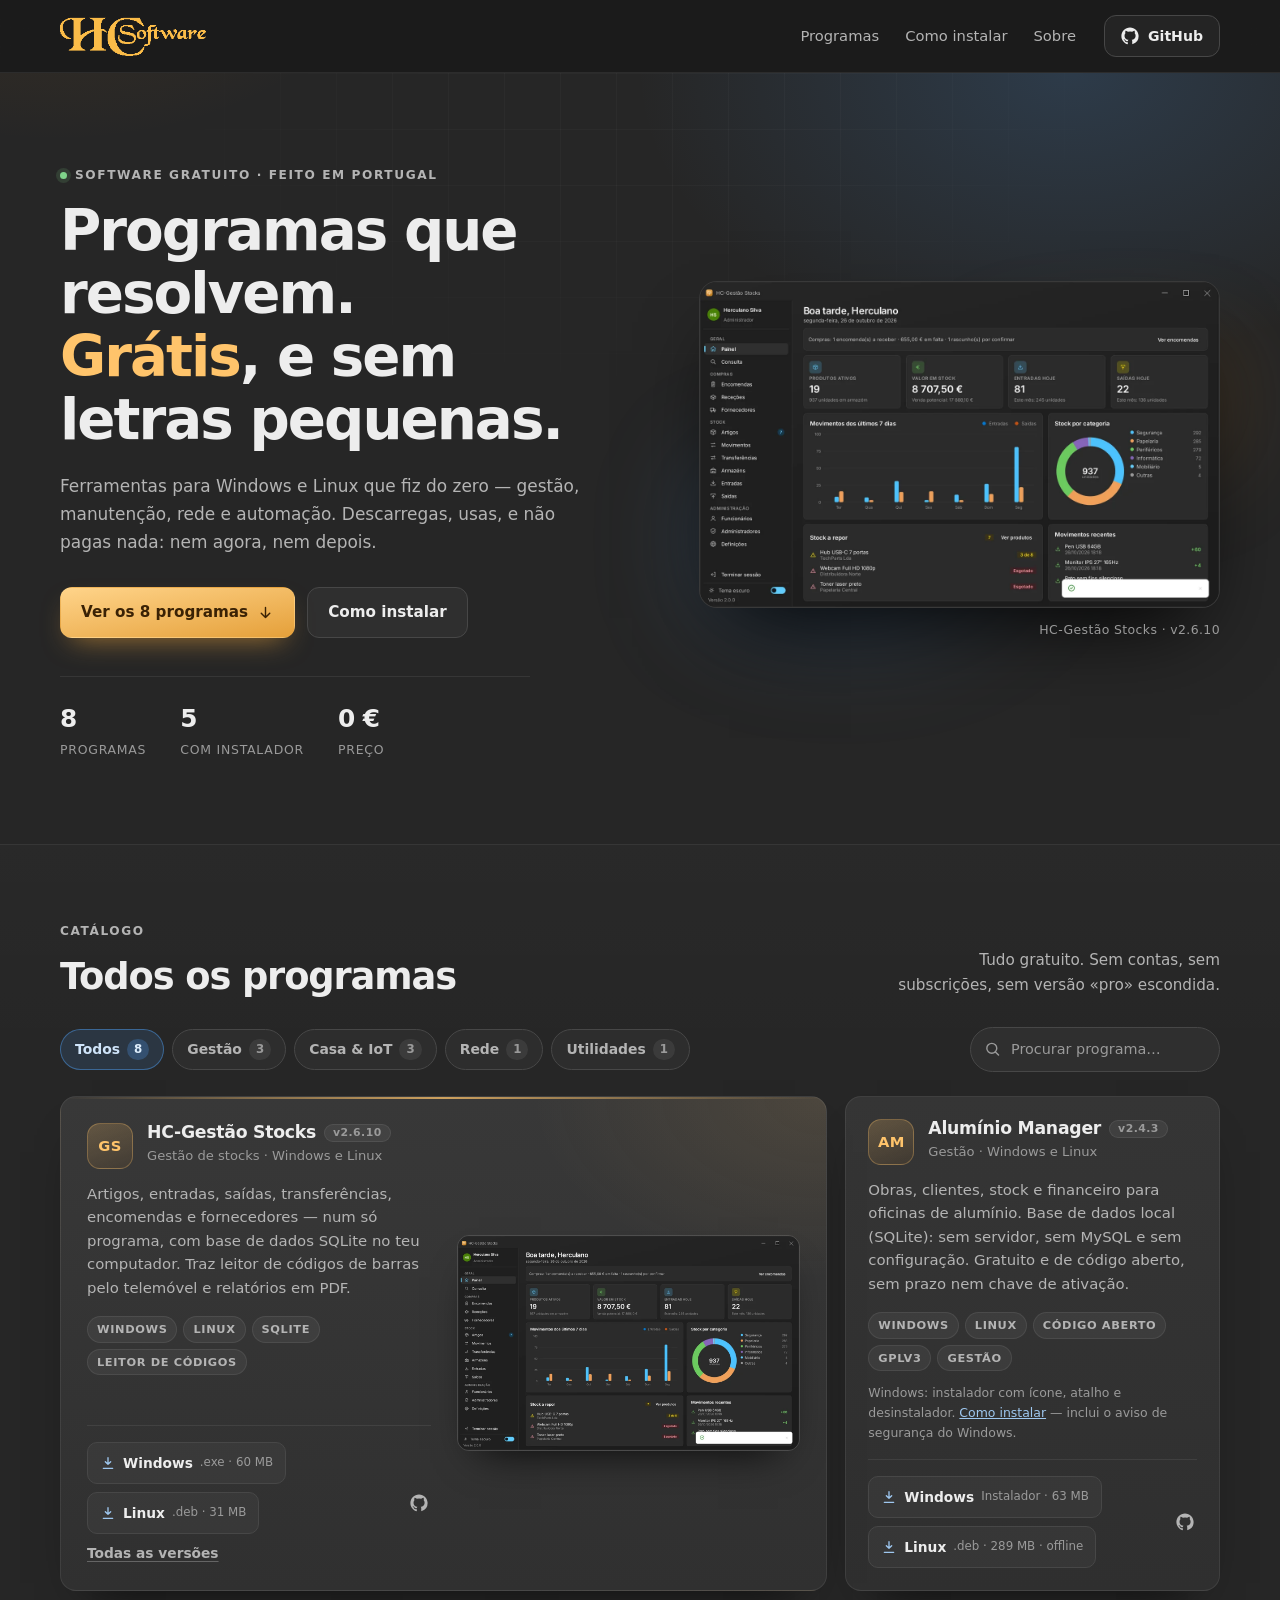
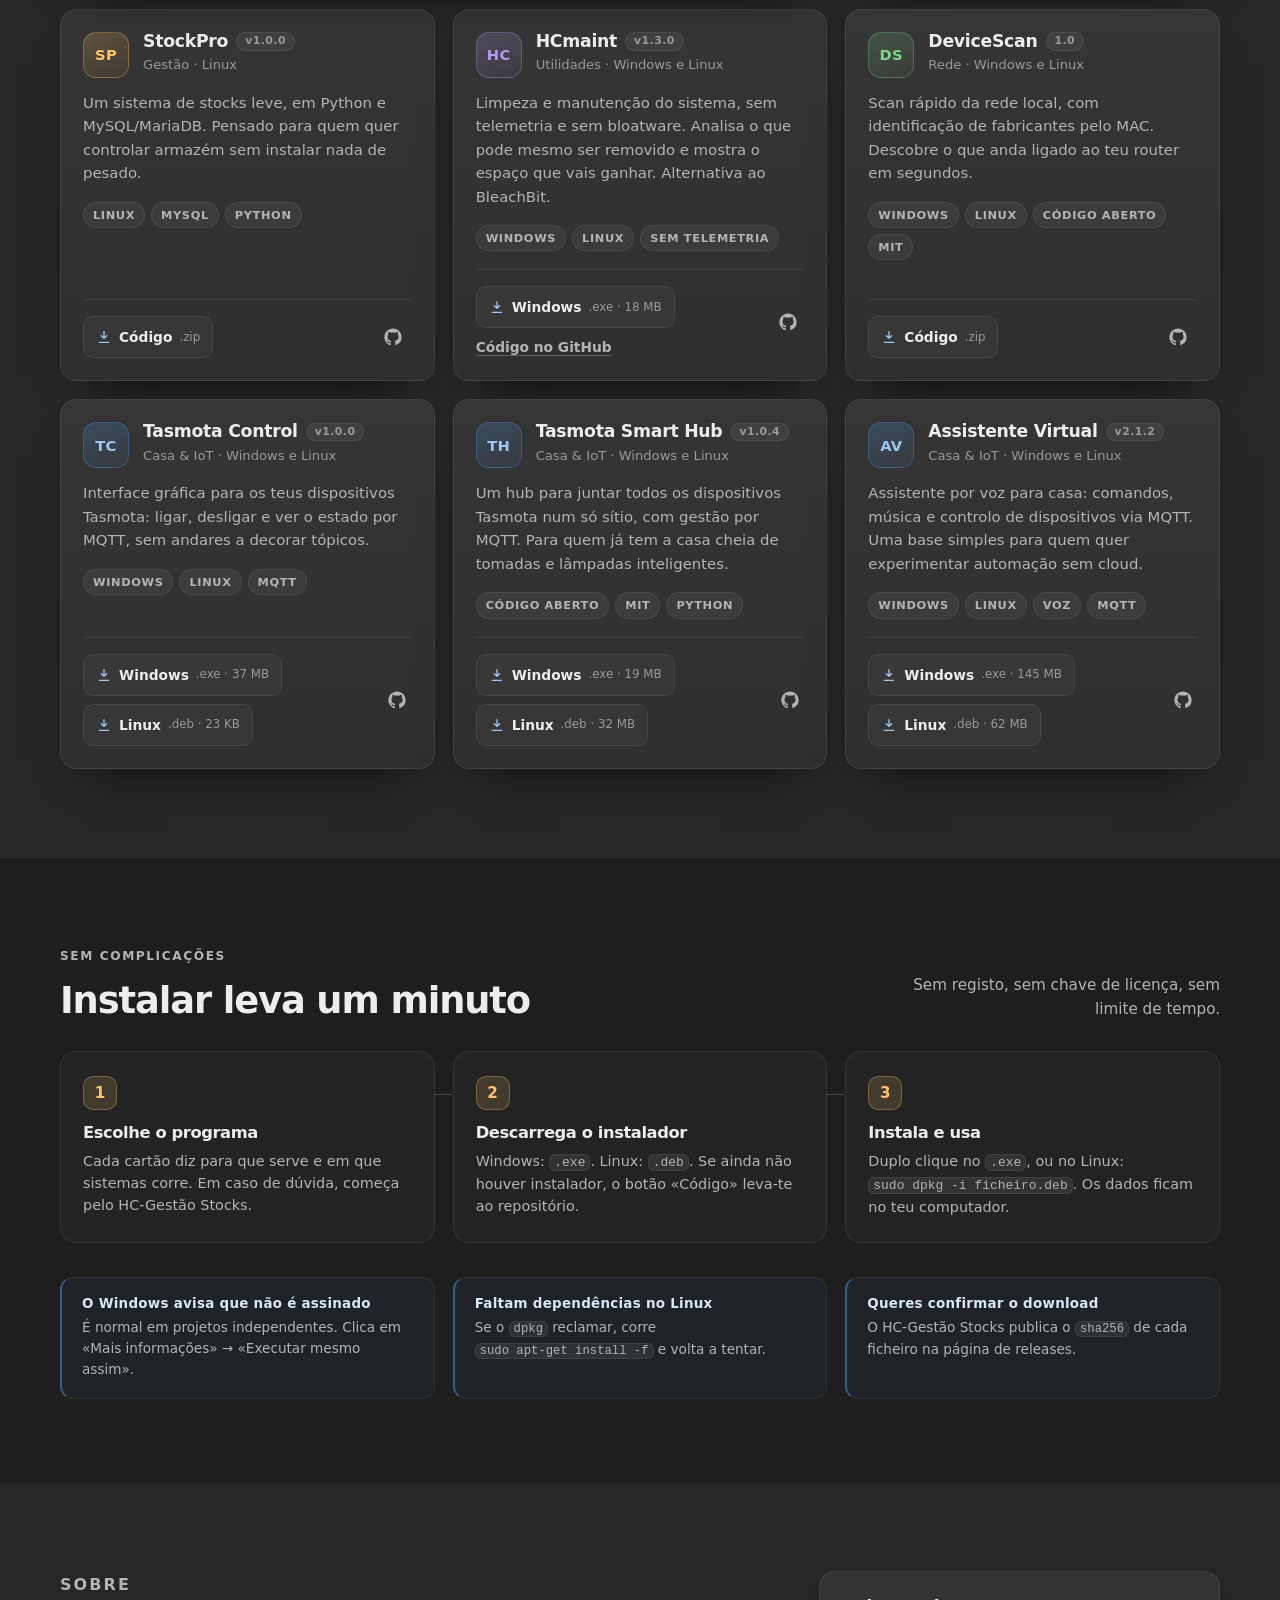
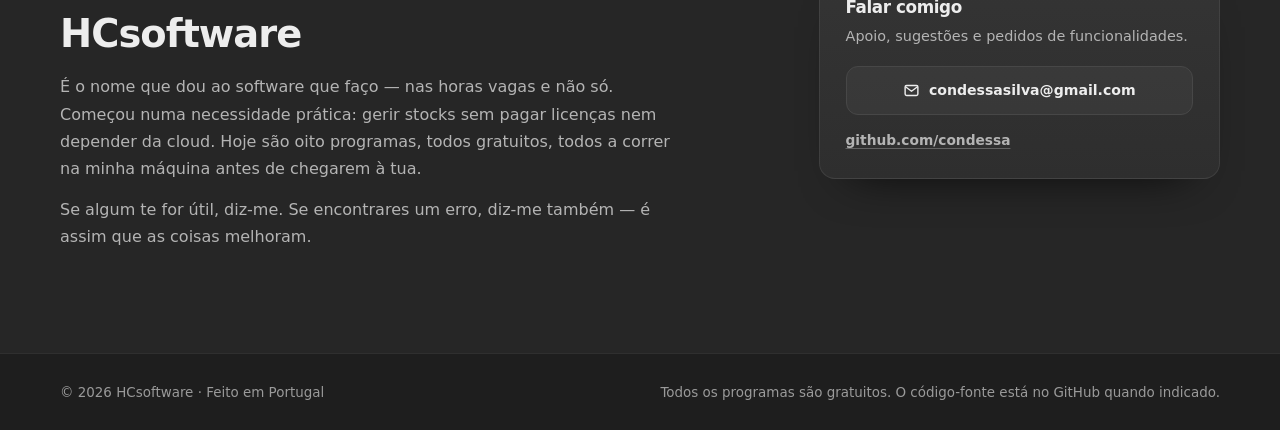
<file: index.html>
<!DOCTYPE html>
<html lang="pt-PT">
<head>
  <meta charset="utf-8">
  <meta name="viewport" content="width=device-width, initial-scale=1">
  <title>HCsoftware — programas gratuitos para Windows e Linux</title>
  <meta name="description" content="Oito programas gratuitos para Windows e Linux: gestão de stocks, manutenção do sistema, rede e automação. Download direto, sem registo e sem subscrições.">
  <meta name="author" content="HCsoftware">
  <meta name="theme-color" content="#1e1e1e">
  <meta name="color-scheme" content="dark">
  <link rel="canonical" href="https://condessa.github.io/hcsoftware/">

  <meta property="og:type" content="website">
  <meta property="og:locale" content="pt_PT">
  <meta property="og:site_name" content="HCsoftware">
  <meta property="og:title" content="HCsoftware — programas gratuitos para Windows e Linux">
  <meta property="og:description" content="Oito programas gratuitos: gestão de stocks, manutenção, rede e automação. Download direto, sem registo.">
  <meta property="og:url" content="https://condessa.github.io/hcsoftware/">
  <meta property="og:image" content="https://condessa.github.io/hcsoftware/assets/og-image.png">
  <meta property="og:image:width" content="1200">
  <meta property="og:image:height" content="630">
  <meta property="og:image:alt" content="HCsoftware — software gratuito, para todos.">
  <meta name="twitter:card" content="summary_large_image">
  <meta name="twitter:title" content="HCsoftware — programas gratuitos para Windows e Linux">
  <meta name="twitter:description" content="Oito programas gratuitos: gestão de stocks, manutenção, rede e automação.">
  <meta name="twitter:image" content="https://condessa.github.io/hcsoftware/assets/og-image.png">

  <link rel="icon" href="assets/favicon.png" sizes="64x64" type="image/png">
  <link rel="apple-touch-icon" href="assets/apple-touch-icon.png">
  <link rel="preload" as="image" href="assets/painel.webp">
  <link rel="stylesheet" href="estilo.css">

  <script type="application/ld+json">
  {
    "@context": "https://schema.org",
    "@type": "ItemList",
    "name": "Programas HCsoftware",
    "itemListElement": [
      {"@type": "ListItem", "position": 1, "name": "HC-Gestão Stocks", "url": "https://github.com/condessa/hc-gestao-stocks-releases"},
      {"@type": "ListItem", "position": 2, "name": "Alumínio Manager", "url": "https://github.com/condessa/Aluminio-Manager"},
      {"@type": "ListItem", "position": 3, "name": "StockPro", "url": "https://github.com/condessa/stockpro"},
      {"@type": "ListItem", "position": 4, "name": "HCmaint", "url": "https://github.com/condessa/hcmaint"},
      {"@type": "ListItem", "position": 5, "name": "DeviceScan", "url": "https://github.com/condessa/DeviceScan"},
      {"@type": "ListItem", "position": 6, "name": "Tasmota Control", "url": "https://github.com/condessa/tasmota-control"},
      {"@type": "ListItem", "position": 7, "name": "Tasmota Smart Hub", "url": "https://github.com/condessa/tasmota-smart-hub"},
      {"@type": "ListItem", "position": 8, "name": "Assistente Virtual", "url": "https://github.com/condessa/Assistente-Virtual"}
    ]
  }
  </script>
</head>
<body>
  <a class="saltar" href="#programas">Saltar para os programas</a>

  <header class="topo">
    <div class="envolvente topo-linha">
      <a class="marca" href="#topo" aria-label="HCsoftware — início">
        <img src="assets/logo-hcsoftware.png" alt="HCsoftware" width="270" height="78">
      </a>
      <nav class="navegacao" aria-label="Navegação principal">
        <a href="#programas">Programas</a>
        <a href="#instalar">Como instalar</a>
        <a href="#sobre">Sobre</a>
      </nav>
      <a class="botao botao-fantasma botao-github" href="https://github.com/condessa" target="_blank" rel="noopener">
        <svg viewBox="0 0 24 24" aria-hidden="true" width="18" height="18"><path fill="currentColor" d="M12 .5C5.65.5.5 5.65.5 12c0 5.08 3.29 9.39 7.86 10.91.58.11.79-.25.79-.56v-2.01c-3.2.7-3.87-1.54-3.87-1.54-.52-1.33-1.28-1.68-1.28-1.68-1.05-.72.08-.7.08-.7 1.16.08 1.77 1.19 1.77 1.19 1.03 1.77 2.7 1.26 3.36.96.1-.75.4-1.26.73-1.55-2.55-.29-5.23-1.28-5.23-5.7 0-1.26.45-2.29 1.19-3.1-.12-.29-.52-1.46.11-3.05 0 0 .97-.31 3.18 1.18a11 11 0 0 1 5.79 0c2.2-1.49 3.17-1.18 3.17-1.18.63 1.59.23 2.76.12 3.05.74.81 1.18 1.84 1.18 3.1 0 4.43-2.69 5.41-5.25 5.69.41.35.78 1.05.78 2.12v3.14c0 .31.21.68.8.56A11.5 11.5 0 0 0 23.5 12C23.5 5.65 18.35.5 12 .5Z"/></svg>
        GitHub
      </a>
    </div>
  </header>

  <main id="topo">
    <section class="hero">
      <div class="envolvente hero-grade">
        <div class="hero-texto">
          <p class="etiqueta"><span class="ponto"></span>Software gratuito · feito em Portugal</p>
          <h1>Programas que resolvem.<br><em>Grátis</em>, e sem letras pequenas.</h1>
          <p class="hero-sub">
            Ferramentas para Windows e Linux que fiz do zero — gestão, manutenção, rede e
            automação. Descarregas, usas, e não pagas nada: nem agora, nem depois.
          </p>
          <div class="hero-acoes">
            <a class="botao botao-principal" href="#programas">
              Ver os 8 programas
              <svg viewBox="0 0 24 24" aria-hidden="true" width="17" height="17"><path fill="none" stroke="currentColor" stroke-width="2" stroke-linecap="round" stroke-linejoin="round" d="M12 5v14m0 0 6-6m-6 6-6-6"/></svg>
            </a>
            <a class="botao botao-fantasma" href="#instalar">Como instalar</a>
          </div>
          <dl class="numeros">
            <div><dt>Programas</dt><dd>8</dd></div>
            <div><dt>Com instalador</dt><dd>5</dd></div>
            <div><dt>Preço</dt><dd>0 €</dd></div>
          </dl>
        </div>

        <figure class="hero-imagem">
          <img src="assets/painel.webp" width="1280" height="802" alt="Janela do HC-Gestão Stocks com o painel: produtos ativos, valor em stock, gráfico de movimentos e movimentos recentes.">
          <figcaption data-legenda-stocks>HC-Gestão Stocks · v2.6.10</figcaption>
        </figure>
      </div>
    </section>

    <section class="programas" id="programas">
      <div class="envolvente">
        <header class="secao-topo">
          <div>
            <p class="etiqueta">Catálogo</p>
            <h2>Todos os programas</h2>
          </div>
          <p class="secao-nota">Tudo gratuito. Sem contas, sem subscrições, sem versão «pro» escondida.</p>
        </header>

        <div class="filtros">
          <div class="chips" role="group" aria-label="Filtrar por categoria">
            <button class="chip ativo" type="button" data-filtro="todos">Todos <span>8</span></button>
            <button class="chip" type="button" data-filtro="gestao">Gestão <span>3</span></button>
            <button class="chip" type="button" data-filtro="iot">Casa &amp; IoT <span>3</span></button>
            <button class="chip" type="button" data-filtro="rede">Rede <span>1</span></button>
            <button class="chip" type="button" data-filtro="utilidades">Utilidades <span>1</span></button>
          </div>
          <label class="pesquisa">
            <svg viewBox="0 0 24 24" aria-hidden="true" width="17" height="17"><circle cx="11" cy="11" r="7" fill="none" stroke="currentColor" stroke-width="2"/><path d="m16.5 16.5 4 4" fill="none" stroke="currentColor" stroke-width="2" stroke-linecap="round"/></svg>
            <input id="pesquisa" type="search" placeholder="Procurar programa…" aria-label="Procurar programa" autocomplete="off">
          </label>
        </div>

        <div class="grelha" id="lista-programas">

          <article class="cartao cartao-destaque" data-categoria="gestao"
                   data-nome="hc-gestao-stocks gestão stocks armazém compras leitor códigos de barras windows linux">
            <div class="destaque-conteudo">
              <div class="cartao-topo">
                <span class="monograma m-ambar" aria-hidden="true">GS</span>
                <div>
                  <h3>HC-Gestão Stocks <span class="versao" data-versao-stocks>v2.6.10</span></h3>
                  <p class="cartao-tipo">Gestão de stocks · Windows e Linux</p>
                </div>
              </div>
              <p class="cartao-desc">
                Artigos, entradas, saídas, transferências, encomendas e fornecedores — num só
                programa, com base de dados SQLite no teu computador. Traz leitor de códigos de
                barras pelo telemóvel e relatórios em PDF.
              </p>
              <ul class="etiquetas">
                <li>Windows</li><li>Linux</li><li>SQLite</li><li>Leitor de códigos</li>
              </ul>
              <div class="cartao-acoes">
                <div class="descarregamentos">
                  <a class="botao-descarregar" data-download="windows"
                     href="https://github.com/condessa/hc-gestao-stocks-releases/releases/download/2.6.10/HC-Gestao-Stocks-Setup-2.6.10.exe">
                    <svg viewBox="0 0 24 24" aria-hidden="true" width="16" height="16"><path fill="none" stroke="currentColor" stroke-width="2" stroke-linecap="round" stroke-linejoin="round" d="M12 4v10m0 0 4-4m-4 4-4-4M5 20h14"/></svg>
                    <span>Windows</span><small>.exe · 60 MB</small>
                  </a>
                  <a class="botao-descarregar" data-download="debian"
                     href="https://github.com/condessa/hc-gestao-stocks-releases/releases/download/2.6.10/hc-gestao-stocks_2.6.10_amd64.deb">
                    <svg viewBox="0 0 24 24" aria-hidden="true" width="16" height="16"><path fill="none" stroke="currentColor" stroke-width="2" stroke-linecap="round" stroke-linejoin="round" d="M12 4v10m0 0 4-4m-4 4-4-4M5 20h14"/></svg>
                    <span>Linux</span><small>.deb · 31 MB</small>
                  </a>
                  <a class="ligacao" href="https://github.com/condessa/hc-gestao-stocks-releases/releases" target="_blank" rel="noopener">Todas as versões</a>
                </div>
                <a class="github-mini" href="https://github.com/condessa/hc-gestao-stocks-releases" target="_blank" rel="noopener" aria-label="HC-Gestão Stocks no GitHub">
                  <svg viewBox="0 0 24 24" aria-hidden="true" width="18" height="18"><path fill="currentColor" d="M12 .5C5.65.5.5 5.65.5 12c0 5.08 3.29 9.39 7.86 10.91.58.11.79-.25.79-.56v-2.01c-3.2.7-3.87-1.54-3.87-1.54-.52-1.33-1.28-1.68-1.28-1.68-1.05-.72.08-.7.08-.7 1.16.08 1.77 1.19 1.77 1.19 1.03 1.77 2.7 1.26 3.36.96.1-.75.4-1.26.73-1.55-2.55-.29-5.23-1.28-5.23-5.7 0-1.26.45-2.29 1.19-3.1-.12-.29-.52-1.46.11-3.05 0 0 .97-.31 3.18 1.18a11 11 0 0 1 5.79 0c2.2-1.49 3.17-1.18 3.17-1.18.63 1.59.23 2.76.12 3.05.74.81 1.18 1.84 1.18 3.1 0 4.43-2.69 5.41-5.25 5.69.41.35.78 1.05.78 2.12v3.14c0 .31.21.68.8.56A11.5 11.5 0 0 0 23.5 12C23.5 5.65 18.35.5 12 .5Z"/></svg>
                </a>
              </div>
            </div>
            <div class="destaque-imagem">
              <img src="assets/painel.webp" width="1280" height="802" alt="Painel do HC-Gestão Stocks" loading="lazy">
            </div>
          </article>

          <article class="cartao" data-categoria="gestao"
                   data-nome="alumínio manager alumínio oficinas obras clientes stock financeiro windows linux código aberto gpl">
            <div class="cartao-topo">
              <span class="monograma m-ambar" aria-hidden="true">AM</span>
              <div>
                <h3>Alumínio Manager <span class="versao">v2.4.3</span></h3>
                <p class="cartao-tipo">Gestão · Windows e Linux</p>
              </div>
            </div>
            <p class="cartao-desc">
              Obras, clientes, stock e financeiro para oficinas de alumínio. Base de dados
              local (SQLite): sem servidor, sem MySQL e sem configuração. Gratuito e de
              código aberto, sem prazo nem chave de ativação.
            </p>
            <ul class="etiquetas"><li>Windows</li><li>Linux</li><li>Código aberto</li><li>GPLv3</li><li>Gestão</li></ul>
            <p class="cartao-nota">Windows: instalador com ícone, atalho e desinstalador. <a href="instalar-windows.html">Como instalar</a> — inclui o aviso de segurança do Windows.</p>
            <div class="cartao-acoes">
              <div class="descarregamentos">
                <a class="botao-descarregar" href="https://github.com/condessa/Aluminio-Manager/releases/download/v2.4.3/AluminioManager-Setup-2.4.3.exe">
                  <svg viewBox="0 0 24 24" aria-hidden="true" width="16" height="16"><path fill="none" stroke="currentColor" stroke-width="2" stroke-linecap="round" stroke-linejoin="round" d="M12 4v10m0 0 4-4m-4 4-4-4M5 20h14"/></svg>
                  <span>Windows</span><small>Instalador · 63 MB</small>
                </a>
                <a class="botao-descarregar" href="https://github.com/condessa/Aluminio-Manager/releases/download/v2.4.3/aluminio-manager_2.4.3_amd64.deb">
                  <svg viewBox="0 0 24 24" aria-hidden="true" width="16" height="16"><path fill="none" stroke="currentColor" stroke-width="2" stroke-linecap="round" stroke-linejoin="round" d="M12 4v10m0 0 4-4m-4 4-4-4M5 20h14"/></svg>
                  <span>Linux</span><small>.deb · 289 MB · offline</small>
                </a>
              </div>
              <a class="github-mini" href="https://github.com/condessa/Aluminio-Manager" target="_blank" rel="noopener" aria-label="Alumínio Manager no GitHub">
                <svg viewBox="0 0 24 24" aria-hidden="true" width="18" height="18"><path fill="currentColor" d="M12 .5C5.65.5.5 5.65.5 12c0 5.08 3.29 9.39 7.86 10.91.58.11.79-.25.79-.56v-2.01c-3.2.7-3.87-1.54-3.87-1.54-.52-1.33-1.28-1.68-1.28-1.68-1.05-.72.08-.7.08-.7 1.16.08 1.77 1.19 1.77 1.19 1.03 1.77 2.7 1.26 3.36.96.1-.75.4-1.26.73-1.55-2.55-.29-5.23-1.28-5.23-5.7 0-1.26.45-2.29 1.19-3.1-.12-.29-.52-1.46.11-3.05 0 0 .97-.31 3.18 1.18a11 11 0 0 1 5.79 0c2.2-1.49 3.17-1.18 3.17-1.18.63 1.59.23 2.76.12 3.05.74.81 1.18 1.84 1.18 3.1 0 4.43-2.69 5.41-5.25 5.69.41.35.78 1.05.78 2.12v3.14c0 .31.21.68.8.56A11.5 11.5 0 0 0 23.5 12C23.5 5.65 18.35.5 12 .5Z"/></svg>
              </a>
            </div>
          </article>

          <article class="cartao" data-categoria="gestao"
                   data-nome="stockpro gestão stocks armazém mysql linux debian ubuntu">
            <div class="cartao-topo">
              <span class="monograma m-ambar" aria-hidden="true">SP</span>
              <div>
                <h3>StockPro <span class="versao">v1.0.0</span></h3>
                <p class="cartao-tipo">Gestão · Linux</p>
              </div>
            </div>
            <p class="cartao-desc">
              Um sistema de stocks leve, em Python e MySQL/MariaDB. Pensado para quem quer
              controlar armazém sem instalar nada de pesado.
            </p>
            <ul class="etiquetas"><li>Linux</li><li>MySQL</li><li>Python</li></ul>
            <div class="cartao-acoes">
              <div class="descarregamentos">
                <a class="botao-descarregar" href="https://github.com/condessa/stockpro/archive/refs/heads/main.zip">
                  <svg viewBox="0 0 24 24" aria-hidden="true" width="16" height="16"><path fill="none" stroke="currentColor" stroke-width="2" stroke-linecap="round" stroke-linejoin="round" d="M12 4v10m0 0 4-4m-4 4-4-4M5 20h14"/></svg>
                  <span>Código</span><small>.zip</small>
                </a>
              </div>
              <a class="github-mini" href="https://github.com/condessa/stockpro" target="_blank" rel="noopener" aria-label="StockPro no GitHub">
                <svg viewBox="0 0 24 24" aria-hidden="true" width="18" height="18"><path fill="currentColor" d="M12 .5C5.65.5.5 5.65.5 12c0 5.08 3.29 9.39 7.86 10.91.58.11.79-.25.79-.56v-2.01c-3.2.7-3.87-1.54-3.87-1.54-.52-1.33-1.28-1.68-1.28-1.68-1.05-.72.08-.7.08-.7 1.16.08 1.77 1.19 1.77 1.19 1.03 1.77 2.7 1.26 3.36.96.1-.75.4-1.26.73-1.55-2.55-.29-5.23-1.28-5.23-5.7 0-1.26.45-2.29 1.19-3.1-.12-.29-.52-1.46.11-3.05 0 0 .97-.31 3.18 1.18a11 11 0 0 1 5.79 0c2.2-1.49 3.17-1.18 3.17-1.18.63 1.59.23 2.76.12 3.05.74.81 1.18 1.84 1.18 3.1 0 4.43-2.69 5.41-5.25 5.69.41.35.78 1.05.78 2.12v3.14c0 .31.21.68.8.56A11.5 11.5 0 0 0 23.5 12C23.5 5.65 18.35.5 12 .5Z"/></svg>
              </a>
            </div>
          </article>

          <article class="cartao" data-categoria="utilidades"
                   data-nome="hcmaint hccleaner limpeza manutenção bleachbit cache windows linux debian">
            <div class="cartao-topo">
              <span class="monograma m-roxo" aria-hidden="true">HC</span>
              <div>
                <h3>HCmaint <span class="versao">v1.3.0</span></h3>
                <p class="cartao-tipo">Utilidades · Windows e Linux</p>
              </div>
            </div>
            <p class="cartao-desc">
              Limpeza e manutenção do sistema, sem telemetria e sem bloatware. Analisa o que
              pode mesmo ser removido e mostra o espaço que vais ganhar. Alternativa ao BleachBit.
            </p>
            <ul class="etiquetas"><li>Windows</li><li>Linux</li><li>Sem telemetria</li></ul>
            <div class="cartao-acoes">
              <div class="descarregamentos">
                <a class="botao-descarregar" href="https://github.com/condessa/hcmaint/releases/download/windows-v1.3.0-build5/HCCleaner.exe">
                  <svg viewBox="0 0 24 24" aria-hidden="true" width="16" height="16"><path fill="none" stroke="currentColor" stroke-width="2" stroke-linecap="round" stroke-linejoin="round" d="M12 4v10m0 0 4-4m-4 4-4-4M5 20h14"/></svg>
                  <span>Windows</span><small>.exe · 18 MB</small>
                </a>
                <a class="ligacao" href="https://github.com/condessa/hcmaint" target="_blank" rel="noopener">Código no GitHub</a>
              </div>
              <a class="github-mini" href="https://github.com/condessa/hcmaint" target="_blank" rel="noopener" aria-label="HCmaint no GitHub">
                <svg viewBox="0 0 24 24" aria-hidden="true" width="18" height="18"><path fill="currentColor" d="M12 .5C5.65.5.5 5.65.5 12c0 5.08 3.29 9.39 7.86 10.91.58.11.79-.25.79-.56v-2.01c-3.2.7-3.87-1.54-3.87-1.54-.52-1.33-1.28-1.68-1.28-1.68-1.05-.72.08-.7.08-.7 1.16.08 1.77 1.19 1.77 1.19 1.03 1.77 2.7 1.26 3.36.96.1-.75.4-1.26.73-1.55-2.55-.29-5.23-1.28-5.23-5.7 0-1.26.45-2.29 1.19-3.1-.12-.29-.52-1.46.11-3.05 0 0 .97-.31 3.18 1.18a11 11 0 0 1 5.79 0c2.2-1.49 3.17-1.18 3.17-1.18.63 1.59.23 2.76.12 3.05.74.81 1.18 1.84 1.18 3.1 0 4.43-2.69 5.41-5.25 5.69.41.35.78 1.05.78 2.12v3.14c0 .31.21.68.8.56A11.5 11.5 0 0 0 23.5 12C23.5 5.65 18.35.5 12 .5Z"/></svg>
              </a>
            </div>
          </article>

          <article class="cartao" data-categoria="rede"
                   data-nome="devicescan rede scanner ip fabricantes mit código aberto">
            <div class="cartao-topo">
              <span class="monograma m-verde" aria-hidden="true">DS</span>
              <div>
                <h3>DeviceScan <span class="versao">1.0</span></h3>
                <p class="cartao-tipo">Rede · Windows e Linux</p>
              </div>
            </div>
            <p class="cartao-desc">
              Scan rápido da rede local, com identificação de fabricantes pelo MAC. Descobre
              o que anda ligado ao teu router em segundos.
            </p>
            <ul class="etiquetas"><li>Windows</li><li>Linux</li><li>Código aberto</li><li>MIT</li></ul>
            <div class="cartao-acoes">
              <div class="descarregamentos">
                <a class="botao-descarregar" href="https://github.com/condessa/DeviceScan/archive/refs/heads/main.zip">
                  <svg viewBox="0 0 24 24" aria-hidden="true" width="16" height="16"><path fill="none" stroke="currentColor" stroke-width="2" stroke-linecap="round" stroke-linejoin="round" d="M12 4v10m0 0 4-4m-4 4-4-4M5 20h14"/></svg>
                  <span>Código</span><small>.zip</small>
                </a>
              </div>
              <a class="github-mini" href="https://github.com/condessa/DeviceScan" target="_blank" rel="noopener" aria-label="DeviceScan no GitHub">
                <svg viewBox="0 0 24 24" aria-hidden="true" width="18" height="18"><path fill="currentColor" d="M12 .5C5.65.5.5 5.65.5 12c0 5.08 3.29 9.39 7.86 10.91.58.11.79-.25.79-.56v-2.01c-3.2.7-3.87-1.54-3.87-1.54-.52-1.33-1.28-1.68-1.28-1.68-1.05-.72.08-.7.08-.7 1.16.08 1.77 1.19 1.77 1.19 1.03 1.77 2.7 1.26 3.36.96.1-.75.4-1.26.73-1.55-2.55-.29-5.23-1.28-5.23-5.7 0-1.26.45-2.29 1.19-3.1-.12-.29-.52-1.46.11-3.05 0 0 .97-.31 3.18 1.18a11 11 0 0 1 5.79 0c2.2-1.49 3.17-1.18 3.17-1.18.63 1.59.23 2.76.12 3.05.74.81 1.18 1.84 1.18 3.1 0 4.43-2.69 5.41-5.25 5.69.41.35.78 1.05.78 2.12v3.14c0 .31.21.68.8.56A11.5 11.5 0 0 0 23.5 12C23.5 5.65 18.35.5 12 .5Z"/></svg>
              </a>
            </div>
          </article>

          <article class="cartao" data-categoria="iot"
                   data-nome="tasmota control mqtt iot casa inteligente windows linux">
            <div class="cartao-topo">
              <span class="monograma m-azul" aria-hidden="true">TC</span>
              <div>
                <h3>Tasmota Control <span class="versao">v1.0.0</span></h3>
                <p class="cartao-tipo">Casa &amp; IoT · Windows e Linux</p>
              </div>
            </div>
            <p class="cartao-desc">
              Interface gráfica para os teus dispositivos Tasmota: ligar, desligar e ver o
              estado por MQTT, sem andares a decorar tópicos.
            </p>
            <ul class="etiquetas"><li>Windows</li><li>Linux</li><li>MQTT</li></ul>
            <div class="cartao-acoes">
              <div class="descarregamentos">
                <a class="botao-descarregar" href="https://github.com/condessa/tasmota-control/releases/download/v1.0.0/TasmotaControl_Setup_1.0.0.exe">
                  <svg viewBox="0 0 24 24" aria-hidden="true" width="16" height="16"><path fill="none" stroke="currentColor" stroke-width="2" stroke-linecap="round" stroke-linejoin="round" d="M12 4v10m0 0 4-4m-4 4-4-4M5 20h14"/></svg>
                  <span>Windows</span><small>.exe · 37 MB</small>
                </a>
                <a class="botao-descarregar" href="https://github.com/condessa/tasmota-control/releases/download/v1.0.0/tasmota-control_1.0.0_all.deb">
                  <svg viewBox="0 0 24 24" aria-hidden="true" width="16" height="16"><path fill="none" stroke="currentColor" stroke-width="2" stroke-linecap="round" stroke-linejoin="round" d="M12 4v10m0 0 4-4m-4 4-4-4M5 20h14"/></svg>
                  <span>Linux</span><small>.deb · 23 KB</small>
                </a>
              </div>
              <a class="github-mini" href="https://github.com/condessa/tasmota-control" target="_blank" rel="noopener" aria-label="Tasmota Control no GitHub">
                <svg viewBox="0 0 24 24" aria-hidden="true" width="18" height="18"><path fill="currentColor" d="M12 .5C5.65.5.5 5.65.5 12c0 5.08 3.29 9.39 7.86 10.91.58.11.79-.25.79-.56v-2.01c-3.2.7-3.87-1.54-3.87-1.54-.52-1.33-1.28-1.68-1.28-1.68-1.05-.72.08-.7.08-.7 1.16.08 1.77 1.19 1.77 1.19 1.03 1.77 2.7 1.26 3.36.96.1-.75.4-1.26.73-1.55-2.55-.29-5.23-1.28-5.23-5.7 0-1.26.45-2.29 1.19-3.1-.12-.29-.52-1.46.11-3.05 0 0 .97-.31 3.18 1.18a11 11 0 0 1 5.79 0c2.2-1.49 3.17-1.18 3.17-1.18.63 1.59.23 2.76.12 3.05.74.81 1.18 1.84 1.18 3.1 0 4.43-2.69 5.41-5.25 5.69.41.35.78 1.05.78 2.12v3.14c0 .31.21.68.8.56A11.5 11.5 0 0 0 23.5 12C23.5 5.65 18.35.5 12 .5Z"/></svg>
              </a>
            </div>
          </article>

          <article class="cartao" data-categoria="iot"
                   data-nome="tasmota smart hub mqtt iot casa inteligente linux windows mit">
            <div class="cartao-topo">
              <span class="monograma m-azul" aria-hidden="true">TH</span>
              <div>
                <h3>Tasmota Smart Hub <span class="versao">v1.0.4</span></h3>
                <p class="cartao-tipo">Casa &amp; IoT · Windows e Linux</p>
              </div>
            </div>
            <p class="cartao-desc">
              Um hub para juntar todos os dispositivos Tasmota num só sítio, com gestão por
              MQTT. Para quem já tem a casa cheia de tomadas e lâmpadas inteligentes.
            </p>
            <ul class="etiquetas"><li>Código aberto</li><li>MIT</li><li>Python</li></ul>
            <div class="cartao-acoes">
              <div class="descarregamentos">
                <a class="botao-descarregar" href="https://github.com/condessa/tasmota-smart-hub/releases/download/v1.0.4/TasmotaSmartHub-1.0.4.exe">
                  <svg viewBox="0 0 24 24" aria-hidden="true" width="16" height="16"><path fill="none" stroke="currentColor" stroke-width="2" stroke-linecap="round" stroke-linejoin="round" d="M12 4v10m0 0 4-4m-4 4-4-4M5 20h14"/></svg>
                  <span>Windows</span><small>.exe · 19 MB</small>
                </a>
                <a class="botao-descarregar" href="https://github.com/condessa/tasmota-smart-hub/releases/download/v1.0.4/tasmota-smart-hub_1.0.4_amd64.deb">
                  <svg viewBox="0 0 24 24" aria-hidden="true" width="16" height="16"><path fill="none" stroke="currentColor" stroke-width="2" stroke-linecap="round" stroke-linejoin="round" d="M12 4v10m0 0 4-4m-4 4-4-4M5 20h14"/></svg>
                  <span>Linux</span><small>.deb · 32 MB</small>
                </a>
              </div>
              <a class="github-mini" href="https://github.com/condessa/tasmota-smart-hub" target="_blank" rel="noopener" aria-label="Tasmota Smart Hub no GitHub">
                <svg viewBox="0 0 24 24" aria-hidden="true" width="18" height="18"><path fill="currentColor" d="M12 .5C5.65.5.5 5.65.5 12c0 5.08 3.29 9.39 7.86 10.91.58.11.79-.25.79-.56v-2.01c-3.2.7-3.87-1.54-3.87-1.54-.52-1.33-1.28-1.68-1.28-1.68-1.05-.72.08-.7.08-.7 1.16.08 1.77 1.19 1.77 1.19 1.03 1.77 2.7 1.26 3.36.96.1-.75.4-1.26.73-1.55-2.55-.29-5.23-1.28-5.23-5.7 0-1.26.45-2.29 1.19-3.1-.12-.29-.52-1.46.11-3.05 0 0 .97-.31 3.18 1.18a11 11 0 0 1 5.79 0c2.2-1.49 3.17-1.18 3.17-1.18.63 1.59.23 2.76.12 3.05.74.81 1.18 1.84 1.18 3.1 0 4.43-2.69 5.41-5.25 5.69.41.35.78 1.05.78 2.12v3.14c0 .31.21.68.8.56A11.5 11.5 0 0 0 23.5 12C23.5 5.65 18.35.5 12 .5Z"/></svg>
              </a>
            </div>
          </article>

          <article class="cartao" data-categoria="iot"
                   data-nome="assistente virtual voz música mqtt iot casa inteligente windows linux">
            <div class="cartao-topo">
              <span class="monograma m-azul" aria-hidden="true">AV</span>
              <div>
                <h3>Assistente Virtual <span class="versao">v2.1.2</span></h3>
                <p class="cartao-tipo">Casa &amp; IoT · Windows e Linux</p>
              </div>
            </div>
            <p class="cartao-desc">
              Assistente por voz para casa: comandos, música e controlo de dispositivos via
              MQTT. Uma base simples para quem quer experimentar automação sem cloud.
            </p>
            <ul class="etiquetas"><li>Windows</li><li>Linux</li><li>Voz</li><li>MQTT</li></ul>
            <div class="cartao-acoes">
              <div class="descarregamentos">
                <a class="botao-descarregar" href="https://github.com/condessa/Assistente-Virtual/releases/download/v2.1.2/AssistenteVirtual-2.1.2.exe">
                  <svg viewBox="0 0 24 24" aria-hidden="true" width="16" height="16"><path fill="none" stroke="currentColor" stroke-width="2" stroke-linecap="round" stroke-linejoin="round" d="M12 4v10m0 0 4-4m-4 4-4-4M5 20h14"/></svg>
                  <span>Windows</span><small>.exe · 145 MB</small>
                </a>
                <a class="botao-descarregar" href="https://github.com/condessa/Assistente-Virtual/releases/download/v2.1.2/assistente-virtual_2.1.2_all.deb">
                  <svg viewBox="0 0 24 24" aria-hidden="true" width="16" height="16"><path fill="none" stroke="currentColor" stroke-width="2" stroke-linecap="round" stroke-linejoin="round" d="M12 4v10m0 0 4-4m-4 4-4-4M5 20h14"/></svg>
                  <span>Linux</span><small>.deb · 62 MB</small>
                </a>
              </div>
              <a class="github-mini" href="https://github.com/condessa/Assistente-Virtual" target="_blank" rel="noopener" aria-label="Assistente Virtual no GitHub">
                <svg viewBox="0 0 24 24" aria-hidden="true" width="18" height="18"><path fill="currentColor" d="M12 .5C5.65.5.5 5.65.5 12c0 5.08 3.29 9.39 7.86 10.91.58.11.79-.25.79-.56v-2.01c-3.2.7-3.87-1.54-3.87-1.54-.52-1.33-1.28-1.68-1.28-1.68-1.05-.72.08-.7.08-.7 1.16.08 1.77 1.19 1.77 1.19 1.03 1.77 2.7 1.26 3.36.96.1-.75.4-1.26.73-1.55-2.55-.29-5.23-1.28-5.23-5.7 0-1.26.45-2.29 1.19-3.1-.12-.29-.52-1.46.11-3.05 0 0 .97-.31 3.18 1.18a11 11 0 0 1 5.79 0c2.2-1.49 3.17-1.18 3.17-1.18.63 1.59.23 2.76.12 3.05.74.81 1.18 1.84 1.18 3.1 0 4.43-2.69 5.41-5.25 5.69.41.35.78 1.05.78 2.12v3.14c0 .31.21.68.8.56A11.5 11.5 0 0 0 23.5 12C23.5 5.65 18.35.5 12 .5Z"/></svg>
              </a>
            </div>
          </article>

        </div>

        <p class="vazio" id="vazio" hidden>
          Não encontrei nenhum programa com esse nome.
          <button type="button" class="ligacao" id="limpar-filtros">Limpar filtros</button>
        </p>
        <p class="sr-only" id="resultado" aria-live="polite"></p>
      </div>
    </section>

    <section class="instalar" id="instalar">
      <div class="envolvente">
        <header class="secao-topo">
          <div>
            <p class="etiqueta">Sem complicações</p>
            <h2>Instalar leva um minuto</h2>
          </div>
          <p class="secao-nota">Sem registo, sem chave de licença, sem limite de tempo.</p>
        </header>

        <ol class="passos">
          <li>
            <span class="passo-numero">1</span>
            <h3>Escolhe o programa</h3>
            <p>Cada cartão diz para que serve e em que sistemas corre. Em caso de dúvida, começa pelo HC-Gestão Stocks.</p>
          </li>
          <li>
            <span class="passo-numero">2</span>
            <h3>Descarrega o instalador</h3>
            <p>Windows: <code>.exe</code>. Linux: <code>.deb</code>. Se ainda não houver instalador, o botão «Código» leva-te ao repositório.</p>
          </li>
          <li>
            <span class="passo-numero">3</span>
            <h3>Instala e usa</h3>
            <p>Duplo clique no <code>.exe</code>, ou no Linux: <code>sudo dpkg -i ficheiro.deb</code>. Os dados ficam no teu computador.</p>
          </li>
        </ol>

        <div class="avisos">
          <div class="aviso">
            <h3>O Windows avisa que não é assinado</h3>
            <p>É normal em projetos independentes. Clica em «Mais informações» → «Executar mesmo assim».</p>
          </div>
          <div class="aviso">
            <h3>Faltam dependências no Linux</h3>
            <p>Se o <code>dpkg</code> reclamar, corre <code>sudo apt-get install -f</code> e volta a tentar.</p>
          </div>
          <div class="aviso">
            <h3>Queres confirmar o download</h3>
            <p>O HC-Gestão Stocks publica o <code>sha256</code> de cada ficheiro na página de releases.</p>
          </div>
        </div>
      </div>
    </section>

    <section class="sobre" id="sobre">
      <div class="envolvente sobre-grade">
        <div class="sobre-texto">
          <p class="etiqueta">Sobre</p>
          <h2>HCsoftware</h2>
          <p>
            É o nome que dou ao software que faço — nas horas vagas e não só. Começou numa
            necessidade prática: gerir stocks sem pagar licenças nem depender da cloud. Hoje
            são oito programas, todos gratuitos, todos a correr na minha máquina antes de
            chegarem à tua.
          </p>
          <p>
            Se algum te for útil, diz-me. Se encontrares um erro, diz-me também — é assim que
            as coisas melhoram.
          </p>
        </div>
        <aside class="contacto">
          <h3>Falar comigo</h3>
          <p>Apoio, sugestões e pedidos de funcionalidades.</p>
          <a class="botao botao-fantasma" href="mailto:condessasilva@gmail.com">
            <svg viewBox="0 0 24 24" aria-hidden="true" width="17" height="17"><rect x="3" y="5" width="18" height="14" rx="2" fill="none" stroke="currentColor" stroke-width="2"/><path d="m4 7 8 6 8-6" fill="none" stroke="currentColor" stroke-width="2" stroke-linecap="round" stroke-linejoin="round"/></svg>
            condessasilva@gmail.com
          </a>
          <a class="ligacao" href="https://github.com/condessa" target="_blank" rel="noopener">github.com/condessa</a>
          <!-- Contacto telefónico disponível na app; omitido aqui por privacidade. -->
        </aside>
      </div>
    </section>
  </main>

  <footer class="rodape">
    <div class="envolvente rodape-linha">
      <p>© <span id="ano">2026</span> HCsoftware · Feito em Portugal</p>
      <p class="rodape-nota">Todos os programas são gratuitos. O código-fonte está no GitHub quando indicado.</p>
    </div>
  </footer>

  <script src="app.js"></script>
</body>
</html>
</file>
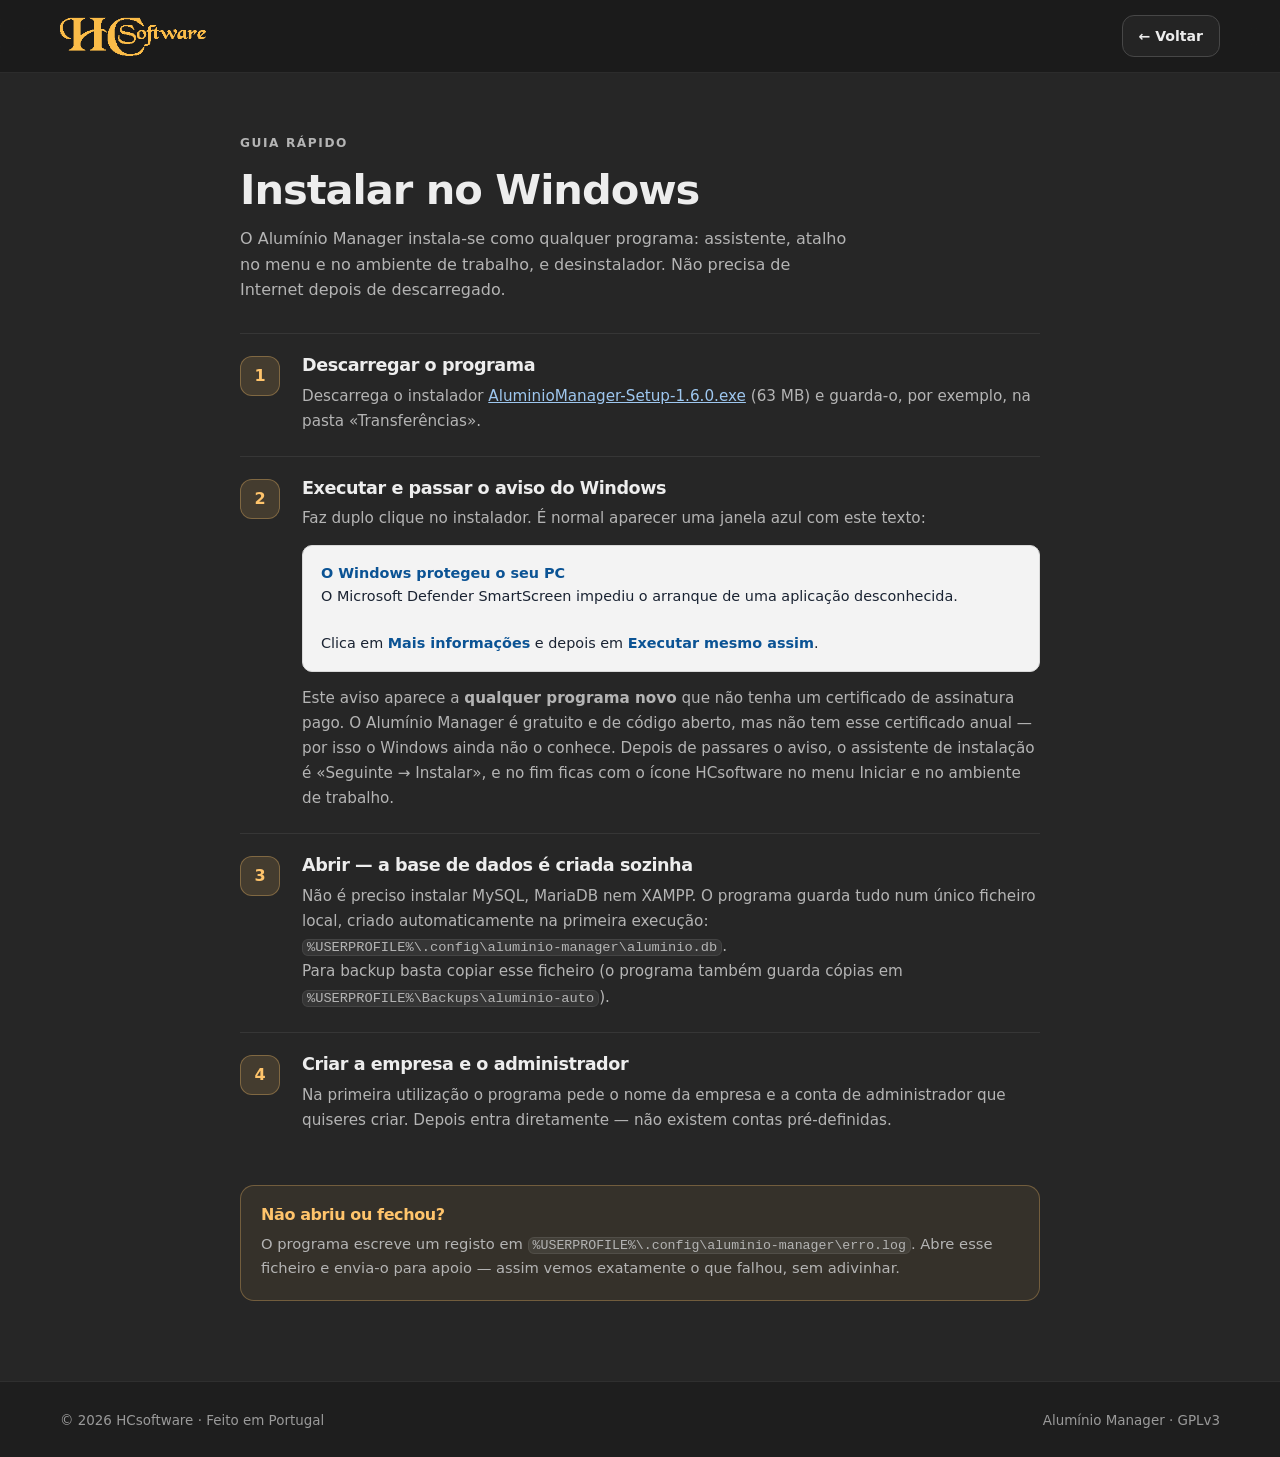
<file: instalar-windows.html>
<!DOCTYPE html>
<html lang="pt-PT">
<head>
  <meta charset="utf-8">
  <meta name="viewport" content="width=device-width, initial-scale=1">
  <title>Instalar no Windows — Alumínio Manager</title>
  <meta name="description" content="Guia rápido para instalar o Alumínio Manager no Windows, incluindo o aviso de segurança do SmartScreen e a ligação à base de dados.">
  <meta name="theme-color" content="#1e1e1e">
  <link rel="icon" href="assets/favicon.png" sizes="64x64" type="image/png">
  <link rel="stylesheet" href="estilo.css">
</head>
<body>
  <header class="topo">
    <div class="envolvente topo-linha">
      <a class="marca" href="index.html" aria-label="HCsoftware — início">
        <img src="assets/logo-hcsoftware.png" alt="HCsoftware" width="270" height="78">
      </a>
      <a class="botao botao-fantasma botao-github" style="margin-left:auto" href="index.html">← Voltar</a>
    </div>
  </header>

  <main class="guia">
    <div class="envolvente guia-conteudo">
      <p class="etiqueta">Guia rápido</p>
      <h1>Instalar no Windows</h1>
      <p class="guia-sub">
        O Alumínio Manager instala-se como qualquer programa: assistente, atalho no menu e no
        ambiente de trabalho, e desinstalador. Não precisa de Internet depois de descarregado.
      </p>

      <section class="guia-passo">
        <span class="guia-numero">1</span>
        <div>
          <h2>Descarregar o programa</h2>
          <p>
            Descarrega o instalador
            <a href="https://github.com/condessa/Aluminio-Manager/releases/download/v1.6.0/AluminioManager-Setup-1.6.0.exe">AluminioManager-Setup-1.6.0.exe</a>
            (63 MB) e guarda-o, por exemplo, na pasta «Transferências».
          </p>
        </div>
      </section>

      <section class="guia-passo">
        <span class="guia-numero">2</span>
        <div>
          <h2>Executar e passar o aviso do Windows</h2>
          <p>Faz duplo clique no instalador. É normal aparecer uma janela azul com este texto:</p>
          <div class="guia-caixa">
            <b>O Windows protegeu o seu PC</b><br>
            O Microsoft Defender SmartScreen impediu o arranque de uma aplicação desconhecida.<br><br>
            Clica em <b>Mais informações</b> e depois em <b>Executar mesmo assim</b>.
          </div>
          <p>
            Este aviso aparece a <strong>qualquer programa novo</strong> que não tenha um
            certificado de assinatura pago. O Alumínio Manager é gratuito e de código aberto,
            mas não tem esse certificado anual — por isso o Windows ainda não o conhece.
            Depois de passares o aviso, o assistente de instalação é «Seguinte → Instalar»,
            e no fim ficas com o ícone HCsoftware no menu Iniciar e no ambiente de trabalho.
          </p>
        </div>
      </section>

      <section class="guia-passo">
        <span class="guia-numero">3</span>
        <div>
          <h2>Abrir — a base de dados é criada sozinha</h2>
          <p>
            Não é preciso instalar MySQL, MariaDB nem XAMPP. O programa guarda tudo num
            único ficheiro local, criado automaticamente na primeira execução:
            <code>%USERPROFILE%\.config\aluminio-manager\aluminio.db</code>.
          </p>
          <p>
            Para backup basta copiar esse ficheiro (o programa também guarda cópias em
            <code>%USERPROFILE%\Backups\aluminio-auto</code>).
          </p>
        </div>
      </section>

      <section class="guia-passo">
        <span class="guia-numero">4</span>
        <div>
          <h2>Criar a empresa e o administrador</h2>
          <p>
            Na primeira utilização o programa pede o nome da empresa e a conta de administrador
            que quiseres criar. Depois entra diretamente — não existem contas pré-definidas.
          </p>
        </div>
      </section>

      <div class="guia-aviso">
        <h2>Não abriu ou fechou?</h2>
        <p>
          O programa escreve um registo em
          <code>%USERPROFILE%\.config\aluminio-manager\erro.log</code>. Abre esse ficheiro e
          envia-o para apoio — assim vemos exatamente o que falhou, sem adivinhar.
        </p>
      </div>
    </div>
  </main>

  <footer class="rodape">
    <div class="envolvente rodape-linha">
      <p>© 2026 HCsoftware · Feito em Portugal</p>
      <p class="rodape-nota">Alumínio Manager · GPLv3</p>
    </div>
  </footer>
</body>
</html>
</file>
<file: estilo.css>
/* ============================================================
   HCsoftware — folha de estilos
   Cores oficiais: #2b2b2b, #444, #1e1e1e, #4a90d9, âmbar #FFC46B → #C2761A
   ============================================================ */

:root {
  --fundo: #262626;
  --fundo-alto: #1e1e1e;
  --cartao: #313131;
  --cartao-alto: #383838;
  --linha: #474747;
  --linha-suave: rgba(255, 255, 255, .075);
  --texto: #ededed;
  --suave: #b4b4b4;
  --fraco: #9a9a9a;

  --azul: #4a90d9;
  --azul-claro: #9ec7ef;
  --ambar: #ffc46b;
  --ambar-2: #c2761a;
  --verde: #7fd48a;
  --roxo: #b39cf0;

  --raio: 16px;
  --raio-pequeno: 11px;
  --max: 1160px;
  --sombra-cartao: 0 24px 48px -32px rgba(0, 0, 0, .9);
  --transicao: 180ms cubic-bezier(.2, .7, .3, 1);
}

*,
*::before,
*::after { box-sizing: border-box; }

html { scroll-behavior: smooth; }

body {
  margin: 0;
  background: var(--fundo);
  color: var(--texto);
  font-family: system-ui, -apple-system, "Segoe UI", Roboto, "Helvetica Neue", sans-serif;
  font-size: 16px;
  line-height: 1.6;
  -webkit-font-smoothing: antialiased;
  text-rendering: optimizeLegibility;
  overflow-x: hidden;
}

::selection { background: rgba(255, 196, 107, .28); }

img { max-width: 100%; height: auto; display: block; }

[hidden] { display: none !important; }

h1, h2, h3 {
  margin: 0;
  line-height: 1.12;
  letter-spacing: -.025em;
  font-weight: 700;
}

p { margin: 0; }

a { color: var(--azul-claro); }

code {
  font-family: ui-monospace, "Cascadia Mono", "SFMono-Regular", Consolas, monospace;
  font-size: .9em;
  background: rgba(255, 255, 255, .07);
  border: 1px solid var(--linha-suave);
  border-radius: 6px;
  padding: 0 4px;
  white-space: nowrap;
}

:focus-visible {
  outline: 2px solid var(--azul);
  outline-offset: 3px;
  border-radius: 6px;
}

/* ---------- utilitários ---------- */

.envolvente {
  width: min(100% - 40px, var(--max));
  margin-inline: auto;
}

.sr-only {
  position: absolute;
  width: 1px; height: 1px;
  padding: 0; margin: -1px;
  overflow: hidden;
  clip: rect(0 0 0 0);
  white-space: nowrap;
  border: 0;
}

.saltar {
  position: absolute;
  left: 16px; top: -60px;
  z-index: 100;
  padding: 10px 16px;
  background: var(--ambar);
  color: #3a2205;
  font-weight: 700;
  border-radius: 10px;
  text-decoration: none;
  transition: top var(--transicao);
}
.saltar:focus { top: 16px; }

.etiqueta {
  display: inline-flex;
  align-items: center;
  gap: 8px;
  margin: 0 0 14px;
  font-size: .76rem;
  font-weight: 600;
  letter-spacing: .13em;
  text-transform: uppercase;
  color: var(--suave);
}

.etiqueta .ponto {
  width: 7px; height: 7px;
  border-radius: 50%;
  background: var(--verde);
  box-shadow: 0 0 0 4px rgba(127, 212, 138, .14);
}

.ligacao {
  color: var(--suave);
  font-size: .86rem;
  font-weight: 600;
  text-decoration: underline;
  text-decoration-color: rgba(255, 255, 255, .25);
  text-underline-offset: 3px;
  background: none;
  border: 0;
  padding: 0;
  cursor: pointer;
  transition: color var(--transicao);
}
.ligacao:hover { color: var(--azul-claro); }

/* ---------- botões ---------- */

.botao {
  display: inline-flex;
  align-items: center;
  justify-content: center;
  gap: 9px;
  padding: 12px 20px;
  border-radius: 12px;
  border: 1px solid transparent;
  font-size: .95rem;
  font-weight: 650;
  text-decoration: none;
  cursor: pointer;
  white-space: nowrap;
  transition: transform var(--transicao), background var(--transicao),
              border-color var(--transicao), box-shadow var(--transicao);
}

.botao-principal {
  background: linear-gradient(170deg, #ffd48a, #e5a03a);
  color: #3a2205;
  box-shadow: 0 12px 28px -12px rgba(226, 158, 58, .7);
}
.botao-principal:hover {
  transform: translateY(-1px);
  box-shadow: 0 16px 34px -12px rgba(226, 158, 58, .85);
}

.botao-fantasma {
  background: rgba(255, 255, 255, .04);
  border-color: var(--linha);
  color: var(--texto);
}
.botao-fantasma:hover {
  border-color: rgba(74, 144, 217, .6);
  background: rgba(74, 144, 217, .1);
}

.botao-github svg { flex: 0 0 auto; }

/* ---------- topo ---------- */

.topo {
  position: sticky;
  top: 0;
  z-index: 50;
  background: rgba(26, 26, 26, .82);
  backdrop-filter: blur(14px);
  -webkit-backdrop-filter: blur(14px);
  border-bottom: 1px solid var(--linha-suave);
}

.topo-linha {
  display: flex;
  align-items: center;
  gap: 28px;
  min-height: 72px;
}

.marca { display: flex; align-items: center; }
.marca img { width: 146px; height: auto; }

.navegacao {
  display: flex;
  gap: 26px;
  margin-left: auto;
  font-size: .92rem;
}
.navegacao a {
  color: var(--suave);
  text-decoration: none;
  transition: color var(--transicao);
}
.navegacao a:hover { color: var(--texto); }

.botao-github { padding: 9px 16px; font-size: .88rem; }

/* ---------- hero ---------- */

.hero {
  position: relative;
  padding: 88px 0 84px;
  overflow: hidden;
}

.hero::before {
  content: "";
  position: absolute;
  inset: -220px -10% auto;
  height: 720px;
  background:
    radial-gradient(620px 420px at 78% 30%, rgba(74, 144, 217, .20), transparent 70%),
    radial-gradient(480px 320px at 12% 8%, rgba(194, 118, 26, .14), transparent 72%);
  pointer-events: none;
}

.hero::after {
  content: "";
  position: absolute;
  inset: 0;
  background-image:
    linear-gradient(rgba(255, 255, 255, .028) 1px, transparent 1px),
    linear-gradient(90deg, rgba(255, 255, 255, .028) 1px, transparent 1px);
  background-size: 56px 56px;
  mask-image: radial-gradient(700px 480px at 50% 0%, #000 20%, transparent 75%);
  -webkit-mask-image: radial-gradient(700px 480px at 50% 0%, #000 20%, transparent 75%);
  pointer-events: none;
}

.hero-grade {
  position: relative;
  z-index: 1;
  display: grid;
  grid-template-columns: minmax(0, 1.05fr) minmax(0, .95fr);
  gap: 64px;
  align-items: center;
}

.hero h1 {
  font-size: clamp(2.35rem, 4.4vw, 3.65rem);
  letter-spacing: -.035em;
  margin-bottom: 22px;
}
.hero h1 em {
  font-style: normal;
  color: var(--ambar);
}

.hero-sub {
  max-width: 50ch;
  color: var(--suave);
  font-size: 1.06rem;
  line-height: 1.65;
  margin-bottom: 30px;
}

.hero-acoes {
  display: flex;
  flex-wrap: wrap;
  gap: 12px;
  margin-bottom: 38px;
}

.numeros {
  display: flex;
  gap: 34px;
  margin: 0;
  padding-top: 22px;
  border-top: 1px solid var(--linha-suave);
  max-width: 470px;
}
.numeros div {
  display: flex;
  flex-direction: column-reverse;
  gap: 2px;
}
.numeros dt {
  color: var(--fraco);
  font-size: .78rem;
  letter-spacing: .06em;
  text-transform: uppercase;
}
.numeros dd {
  margin: 0;
  font-size: 1.55rem;
  font-weight: 700;
  letter-spacing: -.02em;
}

.hero-imagem {
  position: relative;
  margin: 0;
}

.hero-imagem::before {
  content: "";
  position: absolute;
  inset: 12% -6% -12% -6%;
  background:
    radial-gradient(60% 60% at 30% 60%, rgba(74, 144, 217, .30), transparent 70%),
    radial-gradient(50% 50% at 80% 20%, rgba(194, 118, 26, .22), transparent 70%);
  filter: blur(40px);
  border-radius: 40px;
  z-index: -1;
}

.hero-imagem img {
  width: 100%;
  border-radius: 18px;
  border: 1px solid rgba(255, 255, 255, .12);
  box-shadow: 0 40px 80px -30px rgba(0, 0, 0, .95);
  background: var(--fundo-alto);
}

.hero-imagem figcaption {
  margin-top: 12px;
  text-align: right;
  color: var(--fraco);
  font-size: .78rem;
  letter-spacing: .03em;
}

/* ---------- secções ---------- */

.secao-topo {
  display: flex;
  align-items: flex-end;
  justify-content: space-between;
  gap: 32px;
  margin-bottom: 30px;
}

.secao-topo h2 {
  font-size: clamp(1.7rem, 3vw, 2.3rem);
  letter-spacing: -.03em;
}

.secao-nota {
  max-width: 34ch;
  color: var(--suave);
  font-size: .95rem;
  text-align: right;
}

/* ---------- programas ---------- */

.programas {
  padding: 72px 0 88px;
  border-top: 1px solid var(--linha-suave);
  background: linear-gradient(180deg, rgba(255, 255, 255, .012), transparent 220px);
}

.filtros {
  display: flex;
  flex-wrap: wrap;
  align-items: center;
  gap: 14px;
  margin-bottom: 24px;
}

.chips {
  display: flex;
  flex-wrap: wrap;
  gap: 8px;
}

.chip {
  display: inline-flex;
  align-items: center;
  gap: 7px;
  padding: 8px 14px;
  border-radius: 999px;
  border: 1px solid var(--linha);
  background: rgba(255, 255, 255, .03);
  color: var(--suave);
  font: inherit;
  font-size: .87rem;
  font-weight: 600;
  cursor: pointer;
  transition: color var(--transicao), background var(--transicao),
              border-color var(--transicao);
}
.chip span {
  font-size: .74rem;
  font-weight: 700;
  color: var(--fraco);
  background: rgba(255, 255, 255, .07);
  border-radius: 999px;
  padding: 1px 7px;
}
.chip:hover { color: var(--texto); border-color: #5a5a5a; }
.chip.ativo {
  background: rgba(74, 144, 217, .16);
  border-color: rgba(74, 144, 217, .55);
  color: #cfe4f9;
}
.chip.ativo span { background: rgba(74, 144, 217, .3); color: #dcecfb; }

.pesquisa {
  position: relative;
  margin-left: auto;
  min-width: 250px;
}
.pesquisa svg {
  position: absolute;
  left: 14px; top: 50%;
  transform: translateY(-50%);
  color: var(--fraco);
  pointer-events: none;
}
.pesquisa input {
  width: 100%;
  padding: 10px 14px 10px 40px;
  border-radius: 999px;
  border: 1px solid var(--linha);
  background: rgba(255, 255, 255, .04);
  color: var(--texto);
  font: inherit;
  font-size: .9rem;
}
.pesquisa input::placeholder { color: var(--fraco); }
.pesquisa input:focus {
  outline: none;
  border-color: rgba(74, 144, 217, .7);
  background: rgba(74, 144, 217, .08);
}

.grelha {
  display: grid;
  grid-template-columns: repeat(3, minmax(0, 1fr));
  gap: 18px;
}

/* ---------- cartões ---------- */

.cartao {
  display: flex;
  flex-direction: column;
  padding: 22px;
  border-radius: var(--raio);
  border: 1px solid var(--linha-suave);
  background: linear-gradient(180deg, #353535, #2f2f2f);
  box-shadow: var(--sombra-cartao);
  transition: transform var(--transicao), border-color var(--transicao),
              box-shadow var(--transicao);
}
.cartao:hover {
  transform: translateY(-3px);
  border-color: rgba(74, 144, 217, .38);
  box-shadow: 0 28px 52px -30px rgba(0, 0, 0, .95);
}

.cartao-topo {
  display: flex;
  align-items: flex-start;
  gap: 14px;
  margin-bottom: 14px;
}

.monograma {
  flex: 0 0 auto;
  width: 46px; height: 46px;
  display: grid;
  place-items: center;
  border-radius: 13px;
  font-size: .92rem;
  font-weight: 800;
  letter-spacing: .02em;
  border: 1px solid transparent;
}
.m-ambar {
  background: linear-gradient(160deg, rgba(255, 196, 107, .22), rgba(194, 118, 26, .08));
  border-color: rgba(255, 196, 107, .3);
  color: var(--ambar);
}
.m-azul {
  background: linear-gradient(160deg, rgba(74, 144, 217, .24), rgba(74, 144, 217, .07));
  border-color: rgba(74, 144, 217, .34);
  color: var(--azul-claro);
}
.m-verde {
  background: linear-gradient(160deg, rgba(127, 212, 138, .2), rgba(127, 212, 138, .06));
  border-color: rgba(127, 212, 138, .3);
  color: var(--verde);
}
.m-roxo {
  background: linear-gradient(160deg, rgba(179, 156, 240, .22), rgba(179, 156, 240, .06));
  border-color: rgba(179, 156, 240, .3);
  color: var(--roxo);
}

.cartao h3 {
  font-size: 1.08rem;
  letter-spacing: -.015em;
  display: flex;
  flex-wrap: wrap;
  align-items: center;
  gap: 8px;
}

.versao {
  font-size: .68rem;
  font-weight: 700;
  letter-spacing: .04em;
  color: var(--fraco);
  background: rgba(255, 255, 255, .06);
  border: 1px solid var(--linha-suave);
  border-radius: 999px;
  padding: 2px 8px;
  font-variant-numeric: tabular-nums;
}

.cartao-tipo {
  color: var(--fraco);
  font-size: .82rem;
  margin-top: 3px;
}

.cartao-desc {
  color: var(--suave);
  font-size: .93rem;
  line-height: 1.58;
  margin-bottom: 16px;
}

.etiquetas {
  display: flex;
  flex-wrap: wrap;
  gap: 6px;
  list-style: none;
  margin: 0 0 18px;
  padding: 0;
}
.etiquetas li {
  font-size: .71rem;
  font-weight: 600;
  letter-spacing: .055em;
  text-transform: uppercase;
  color: var(--suave);
  background: rgba(255, 255, 255, .05);
  border: 1px solid var(--linha-suave);
  border-radius: 999px;
  padding: 3px 9px;
}

.cartao-nota {
  margin: -6px 0 16px;
  font-size: .78rem;
  color: var(--fraco);
}

.cartao-acoes {
  display: flex;
  align-items: center;
  gap: 10px;
  margin-top: auto;
  padding-top: 16px;
  border-top: 1px solid var(--linha-suave);
}

.descarregamentos {
  display: flex;
  flex-wrap: wrap;
  align-items: center;
  gap: 8px;
}

.botao-descarregar {
  display: inline-flex;
  align-items: center;
  gap: 7px;
  padding: 9px 12px;
  border-radius: 10px;
  border: 1px solid var(--linha);
  background: rgba(255, 255, 255, .035);
  color: var(--texto);
  font-size: .86rem;
  font-weight: 650;
  text-decoration: none;
  transition: border-color var(--transicao), background var(--transicao),
              transform var(--transicao);
}
.botao-descarregar svg { color: var(--azul-claro); flex: 0 0 auto; }
.botao-descarregar small {
  font-size: .74rem;
  font-weight: 500;
  color: var(--fraco);
}
.botao-descarregar:hover {
  border-color: rgba(74, 144, 217, .65);
  background: rgba(74, 144, 217, .12);
  transform: translateY(-1px);
}

.github-mini {
  margin-left: auto;
  display: grid;
  place-items: center;
  width: 38px; height: 38px;
  border-radius: 10px;
  color: var(--suave);
  border: 1px solid transparent;
  transition: color var(--transicao), background var(--transicao),
              border-color var(--transicao);
}
.github-mini:hover {
  color: var(--texto);
  background: rgba(255, 255, 255, .06);
  border-color: var(--linha-suave);
}

/* ---------- cartão em destaque ---------- */

.cartao-destaque {
  grid-column: span 2;
  display: grid;
  grid-template-columns: minmax(0, 1fr) minmax(0, 1fr);
  gap: 26px;
  align-items: center;
  padding: 26px;
  position: relative;
  overflow: hidden;
  background:
    radial-gradient(420px 260px at 100% 0%, rgba(255, 196, 107, .1), transparent 70%),
    linear-gradient(180deg, #383838, #303030);
}
.cartao-destaque::before {
  content: "";
  position: absolute;
  inset: 0 0 auto;
  height: 2px;
  background: linear-gradient(90deg, transparent, rgba(255, 196, 107, .75), transparent);
}

.destaque-conteudo { display: flex; flex-direction: column; height: 100%; }

.destaque-imagem img {
  width: 100%;
  border-radius: 12px;
  border: 1px solid rgba(255, 255, 255, .12);
  box-shadow: 0 20px 40px -22px rgba(0, 0, 0, .9);
}

.cartao-destaque .cartao-desc { max-width: 46ch; }
.cartao-destaque .descarregamentos .ligacao { flex-basis: 100%; }

/* ---------- vazio ---------- */

.vazio {
  margin-top: 26px;
  padding: 28px;
  text-align: center;
  color: var(--suave);
  border: 1px dashed var(--linha);
  border-radius: var(--raio);
}
.vazio .ligacao { display: block; margin: 10px auto 0; }

/* ---------- instalar ---------- */

.instalar {
  padding: 84px 0;
  border-top: 1px solid var(--linha-suave);
  background: var(--fundo-alto);
}

.passos {
  list-style: none;
  margin: 0 0 34px;
  padding: 0;
  display: grid;
  grid-template-columns: repeat(3, minmax(0, 1fr));
  gap: 18px;
  counter-reset: passo;
}

.passos li {
  position: relative;
  padding: 24px 22px;
  border-radius: var(--raio);
  border: 1px solid var(--linha-suave);
  background: rgba(255, 255, 255, .025);
}
.passos li::after {
  content: "";
  position: absolute;
  top: 42px; right: -18px;
  width: 18px; height: 1px;
  background: var(--linha);
}
.passos li:last-child::after { display: none; }

.passo-numero {
  display: grid;
  place-items: center;
  width: 34px; height: 34px;
  margin-bottom: 14px;
  border-radius: 10px;
  background: rgba(255, 196, 107, .14);
  border: 1px solid rgba(255, 196, 107, .32);
  color: var(--ambar);
  font-weight: 800;
  font-size: .95rem;
}

.passos h3 { font-size: 1.02rem; margin-bottom: 7px; }
.passos p { color: var(--suave); font-size: .9rem; line-height: 1.55; }

.avisos {
  display: grid;
  grid-template-columns: repeat(3, minmax(0, 1fr));
  gap: 18px;
}

.aviso {
  padding: 18px 20px;
  border-radius: 13px;
  border: 1px solid var(--linha-suave);
  border-left: 2px solid rgba(74, 144, 217, .55);
  background: rgba(74, 144, 217, .045);
}
.aviso h3 {
  font-size: .84rem;
  letter-spacing: .02em;
  margin-bottom: 6px;
  color: #d7e7f7;
}
.aviso p { color: var(--suave); font-size: .85rem; line-height: 1.55; }

/* ---------- sobre ---------- */

.sobre { padding: 88px 0; }

.sobre-grade {
  display: grid;
  grid-template-columns: minmax(0, 1.4fr) minmax(0, .8fr);
  gap: 56px;
  align-items: start;
}

.sobre h2 {
  font-size: clamp(1.8rem, 3vw, 2.4rem);
  margin-bottom: 18px;
}

.sobre-texto p {
  color: var(--suave);
  font-size: 1rem;
  line-height: 1.7;
  margin-bottom: 14px;
  max-width: 60ch;
}

.contacto {
  padding: 26px;
  border-radius: var(--raio);
  border: 1px solid var(--linha-suave);
  background: linear-gradient(180deg, #343434, #2e2e2e);
  box-shadow: var(--sombra-cartao);
}
.contacto h3 { font-size: 1.05rem; margin-bottom: 8px; }
.contacto p {
  color: var(--suave);
  font-size: .9rem;
  margin-bottom: 18px;
}
.contacto .botao {
  width: 100%;
  margin-bottom: 12px;
  font-size: .88rem;
  overflow-wrap: anywhere;
}
.contacto .ligacao { display: inline-block; }

/* ---------- rodapé ---------- */

.rodape {
  border-top: 1px solid var(--linha-suave);
  background: var(--fundo-alto);
  padding: 28px 0;
}

.rodape-linha {
  display: flex;
  align-items: center;
  justify-content: space-between;
  gap: 18px;
  flex-wrap: wrap;
  color: var(--fraco);
  font-size: .84rem;
}
.rodape-nota { text-align: right; }

/* ---------- responsivo ---------- */

@media (max-width: 1040px) {
  .grelha { grid-template-columns: repeat(2, minmax(0, 1fr)); }
  .cartao-destaque { grid-column: span 2; }
  .hero-grade { gap: 44px; }
  .passos, .avisos { grid-template-columns: repeat(3, minmax(0, 1fr)); }
}

@media (max-width: 880px) {
  .hero { padding: 62px 0 64px; }
  .hero-grade { grid-template-columns: minmax(0, 1fr); gap: 40px; }
  .hero-imagem { order: -1; max-width: 620px; margin-inline: auto; }
  .filtros { flex-direction: column; align-items: stretch; }
  .pesquisa { margin-left: 0; width: 100%; }
  .secao-topo { flex-direction: column; align-items: flex-start; gap: 12px; }
  .secao-nota { text-align: left; }
  .passos, .avisos { grid-template-columns: minmax(0, 1fr); }
  .passos li::after { display: none; }
  .sobre-grade { grid-template-columns: minmax(0, 1fr); gap: 32px; }
}

@media (max-width: 760px) {
  .navegacao { display: none; }
  .botao-github { margin-left: auto; }
  .programas, .instalar, .sobre { padding: 56px 0; }
  .grelha { grid-template-columns: minmax(0, 1fr); }
  .cartao-destaque {
    grid-column: auto;
    grid-template-columns: minmax(0, 1fr);
  }
  .destaque-imagem { order: -1; }
  .pesquisa { margin-left: 0; width: 100%; }
  .filtros { gap: 10px; }
  .numeros { gap: 26px; }
}

@media (max-width: 460px) {
  .envolvente { width: min(100% - 28px, var(--max)); }
  .hero h1 { font-size: 2.1rem; }
  .hero-acoes .botao { width: 100%; }
  .hero-acoes { flex-direction: column; }
  .descarregamentos .ligacao { flex-basis: 100%; text-align: center; margin-top: 2px; }
  .numeros { justify-content: space-between; gap: 12px; }
  .cartao { padding: 18px; }
  .descarregamentos { width: 100%; }
  .botao-descarregar { flex: 1 1 auto; justify-content: center; }
  .cartao-nota {
  margin: -6px 0 16px;
  font-size: .78rem;
  color: var(--fraco);
}

.cartao-acoes { flex-wrap: wrap; }
  .rodape-linha { flex-direction: column; align-items: flex-start; }
  .rodape-nota { text-align: left; }
}

@media (prefers-reduced-motion: reduce) {
  html { scroll-behavior: auto; }
  *, *::before, *::after {
    animation-duration: .01ms !important;
    transition-duration: .01ms !important;
  }
}

/* ---------- guia de instalação ---------- */

.guia { padding: 56px 0 80px; }
.guia-conteudo { max-width: 800px; }

.guia h1 {
  font-size: clamp(1.9rem, 3.4vw, 2.6rem);
  margin-bottom: 12px;
}
.guia-sub { color: var(--suave); margin-bottom: 30px; max-width: 60ch; }

.guia-passo {
  display: grid;
  grid-template-columns: 44px minmax(0, 1fr);
  gap: 18px;
  padding: 22px 0;
  border-top: 1px solid var(--linha-suave);
}
.guia-numero {
  width: 40px; height: 40px;
  border-radius: 12px;
  display: grid;
  place-items: center;
  background: rgba(255, 196, 107, .14);
  border: 1px solid rgba(255, 196, 107, .32);
  color: var(--ambar);
  font-weight: 800;
}
.guia-passo h2 { font-size: 1.1rem; margin-bottom: 8px; }
.guia-passo p, .guia-passo li {
  color: var(--suave);
  font-size: .95rem;
  line-height: 1.65;
}
.guia-passo ol { margin: 10px 0 0; padding-left: 20px; }

.guia-caixa {
  margin: 14px 0;
  padding: 16px 18px;
  border-radius: 10px;
  background: #f3f3f3;
  color: #1a2332;
  border: 1px solid #d9d9d9;
  font-size: .9rem;
  line-height: 1.6;
}
.guia-caixa b { color: #0b5394; }

.guia-aviso {
  margin-top: 30px;
  padding: 20px;
  border-radius: 14px;
  border: 1px solid rgba(255, 196, 107, .3);
  background: rgba(255, 196, 107, .07);
}
.guia-aviso h2 { font-size: 1rem; margin-bottom: 8px; color: var(--ambar); }
.guia-aviso p { color: var(--suave); font-size: .92rem; line-height: 1.6; }

@media (max-width: 520px) {
  .guia-passo { grid-template-columns: minmax(0, 1fr); gap: 10px; }
  .guia-numero { width: 34px; height: 34px; }
}
</file>
